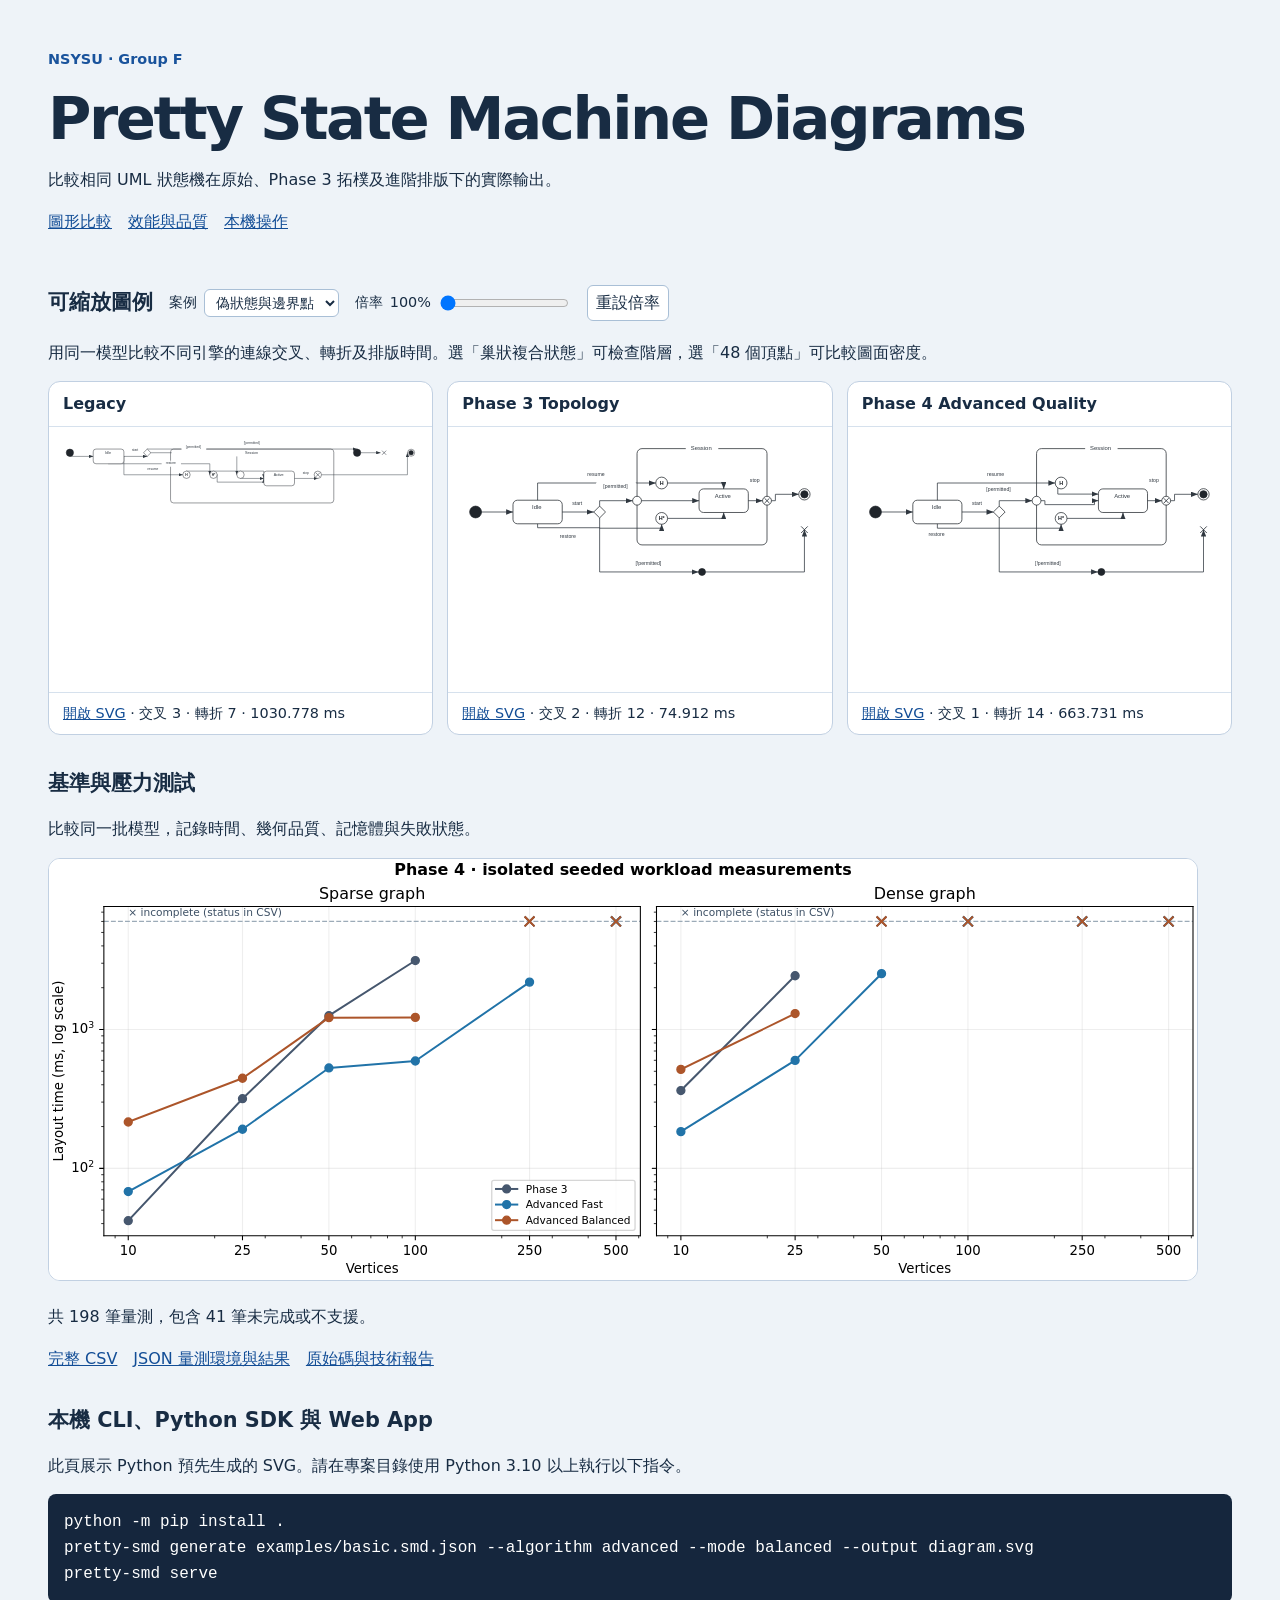
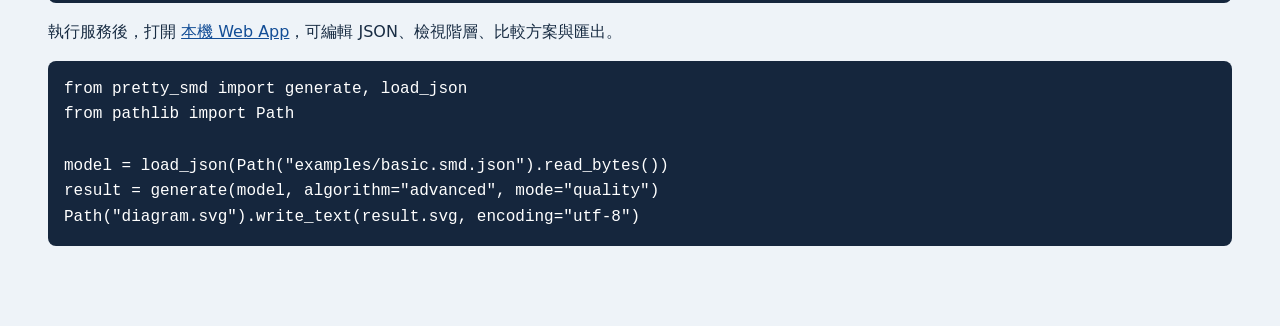
<file: demo/index.html>
<!doctype html>
<html lang="zh-Hant">
<head>
<meta charset="utf-8">
<meta name="viewport" content="width=device-width,initial-scale=1">
<title>Pretty State Machine Diagrams · Group F</title>
<link rel="stylesheet" href="gallery.css">
<script src="gallery.js" defer></script>
</head>
<body>
<header>
  <p class="course">NSYSU · Group F</p>
  <h1>Pretty State Machine Diagrams</h1>
  <p>比較相同 UML 狀態機在原始、Phase 3 拓樸及進階排版下的實際輸出。</p>
  <nav aria-label="展示導覽"><a href="#gallery">圖形比較</a><a href="#measurements">效能與品質</a><a href="#local">本機操作</a></nav>
</header>
<main>
  <section id="gallery" aria-labelledby="gallery-title">
    <div class="toolbar">
      <h2 id="gallery-title">可縮放圖例</h2>
      <label>案例<select id="case">
        <option value="pseudostates">偽狀態與邊界點</option>
        <option value="self-loop">自迴圈</option>
        <option value="nested">巢狀複合狀態</option>
        <option value="orthogonal">正交區域</option>
        <option value="synthetic-48">48 個頂點</option>
        <option value="holdout-cycles-16">獨立循環案例</option>
      </select></label>
      <label>倍率 <output id="zoom-value">100%</output><input id="zoom" type="range" min="100" max="400" step="25" value="100"></label>
      <button id="reset" type="button">重設倍率</button>
    </div>
    <p>用同一模型比較不同引擎的連線交叉、轉折及排版時間。選「巢狀複合狀態」可檢查階層，選「48 個頂點」可比較圖面密度。</p>
    <div class="grid" id="figures">
      <figure data-engine="legacy"><figcaption>Legacy</figcaption><div class="view"><img alt="Legacy 的 UML 排版"></div><p><a>開啟 SVG</a> <span></span></p></figure>
      <figure data-engine="topology"><figcaption>Phase 3 Topology</figcaption><div class="view"><img alt="Phase 3 Topology 的 UML 排版"></div><p><a>開啟 SVG</a> <span></span></p></figure>
      <figure data-engine="advanced-quality"><figcaption>Phase 4 Advanced Quality</figcaption><div class="view"><img alt="Phase 4 Advanced Quality 的 UML 排版"></div><p><a>開啟 SVG</a> <span></span></p></figure>
    </div>
    <noscript>啟用 JavaScript 可切換靜態 SVG 圖例，或直接下載下方資料。</noscript>
  </section>
  <section id="measurements" aria-labelledby="measure-title">
    <h2 id="measure-title">基準與壓力測試</h2>
    <p>比較同一批模型，記錄時間、幾何品質、記憶體與失敗狀態。</p>
    <div id="curve"></div>
    <p id="bench-status" role="status"></p>
    <p class="links"><a id="csv">完整 CSV</a><a id="json">JSON 量測環境與結果</a><a href="https://github.com/yyyunx/pretty-state-machine-diagrams">原始碼與技術報告</a></p>
  </section>
  <section id="local" aria-labelledby="local-title">
    <h2 id="local-title">本機 CLI、Python SDK 與 Web App</h2>
    <p>此頁展示 Python 預先生成的 SVG。請在專案目錄使用 Python 3.10 以上執行以下指令。</p>
    <pre><code>python -m pip install .
pretty-smd generate examples/basic.smd.json --algorithm advanced --mode balanced --output diagram.svg
pretty-smd serve</code></pre>
    <p>執行服務後，打開 <a href="http://127.0.0.1:8000">本機 Web App</a>，可編輯 JSON、檢視階層、比較方案與匯出。</p>
    <pre><code>from pretty_smd import generate, load_json
from pathlib import Path

model = load_json(Path("examples/basic.smd.json").read_bytes())
result = generate(model, algorithm="advanced", mode="quality")
Path("diagram.svg").write_text(result.svg, encoding="utf-8")</code></pre>
  </section>
</main>
</body>
</html>
</file>
<file: demo/gallery.css>
:root {font:16px/1.6 system-ui,sans-serif;color:#182c43;background:#eef3f8}
* {box-sizing:border-box}
body {margin:0}
header,main {max-width:1440px;margin:auto;padding:clamp(18px,4vw,48px)}
header {padding-bottom:0}
h1 {font-size:clamp(1.9rem,5vw,3.7rem);letter-spacing:-.04em;line-height:1.1;margin:.25em 0}
h2 {font-size:1.3rem;margin:.2em 0}
.course {font-size:.9rem;color:#19539c;font-weight:750;margin:0}
a {color:#124d96}
nav,.links,.toolbar {display:flex;gap:1rem;flex-wrap:wrap;align-items:center}
section {margin-bottom:2rem}
.grid {display:grid;grid-template-columns:repeat(auto-fit,minmax(min(100%,330px),1fr));gap:14px;margin-top:1rem}
figure {min-width:0;margin:0;border:1px solid #c1d0e2;border-radius:12px;background:white;overflow:hidden}
figcaption,figure p {padding:9px 14px;margin:0;border-bottom:1px solid #d6e1ed}
figcaption {font-weight:700}
figure p {border-top:1px solid #d6e1ed;border-bottom:0;font-size:.9rem}
.view {height:265px;overflow:auto;background:#fff}
.view img {width:100%;height:auto;display:block}
.toolbar label {display:grid;grid-auto-flow:column;gap:.45rem;align-items:center;font-size:.9rem}
select,button {font:inherit;padding:.25em .5em;border:1px solid #a9bfd6;border-radius:6px;background:#fff;color:#182c43}
#curve img {width:min(100%,1150px);border:1px solid #c1d0e2;border-radius:12px;background:white}
pre {background:#15263d;color:#fff;overflow:auto;padding:1rem;border-radius:8px}
:focus-visible {outline:2px solid #244c99;outline-offset:3px}
</file>
